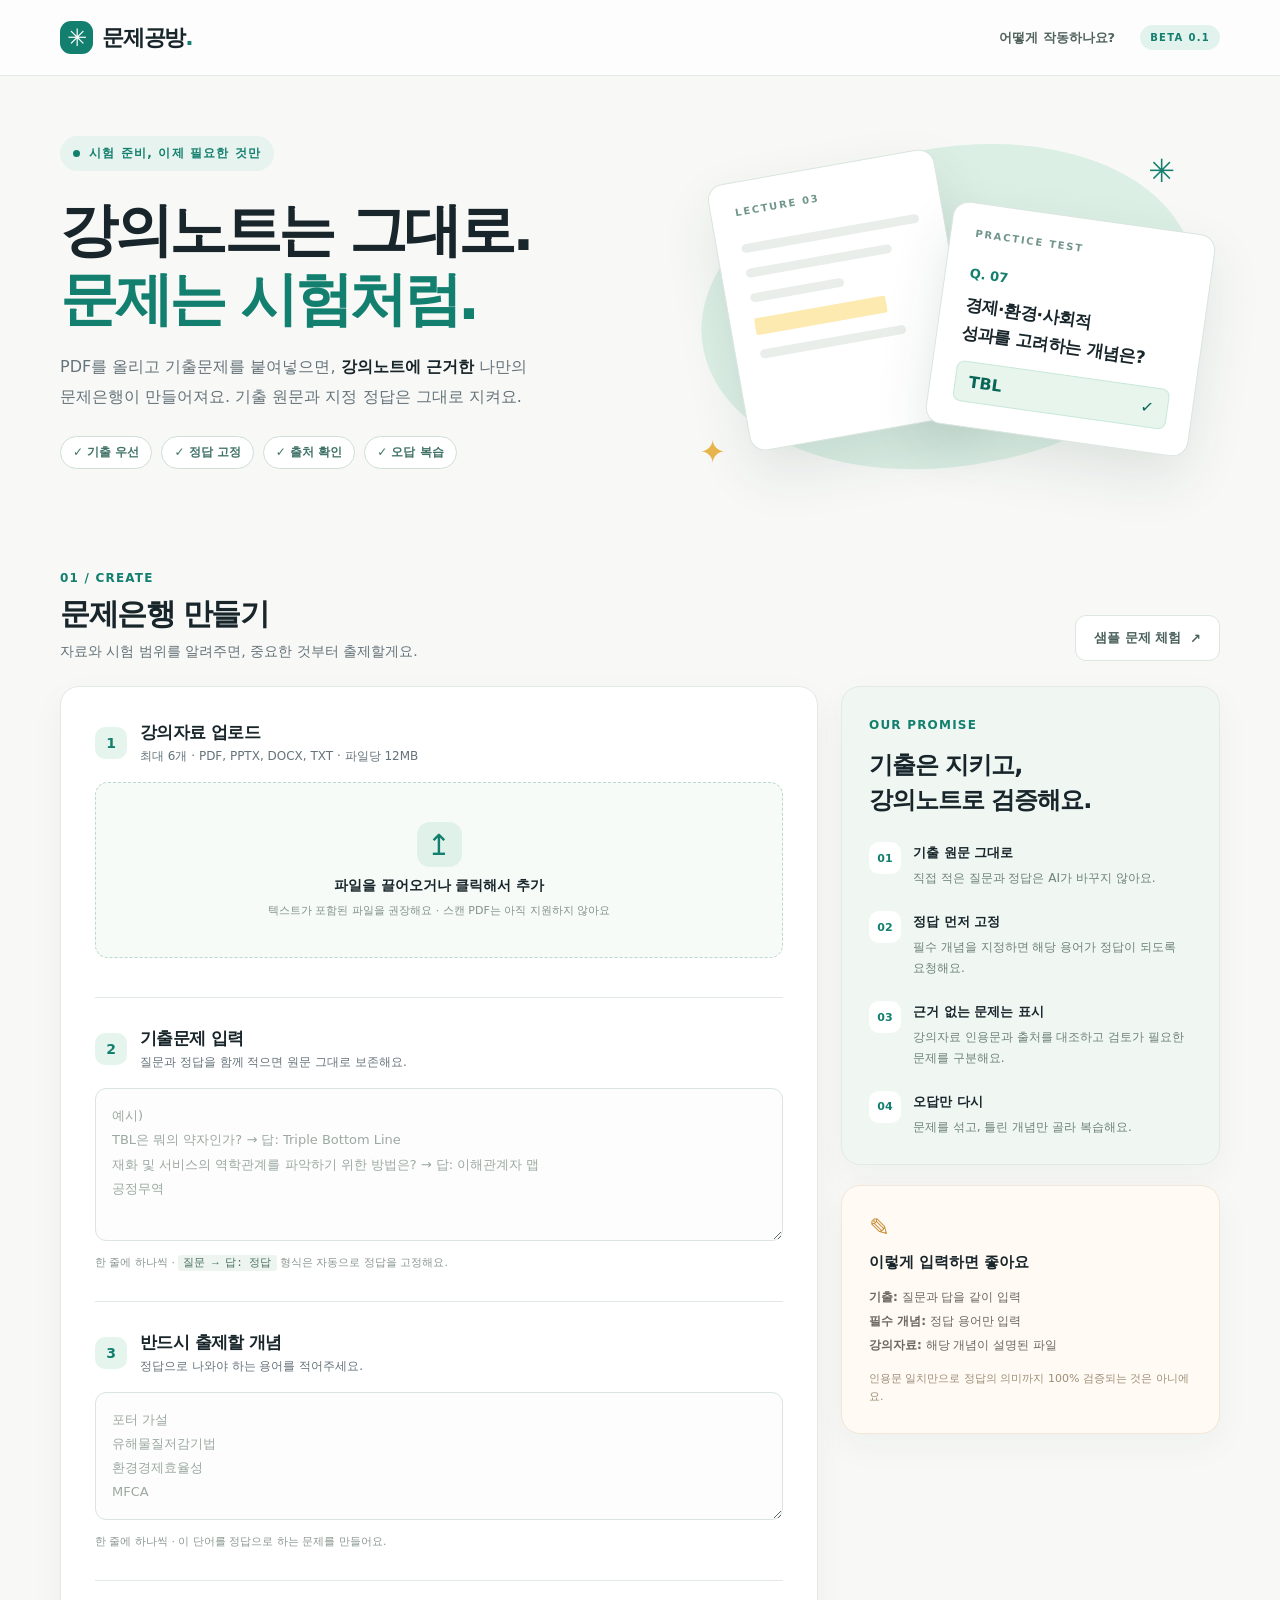
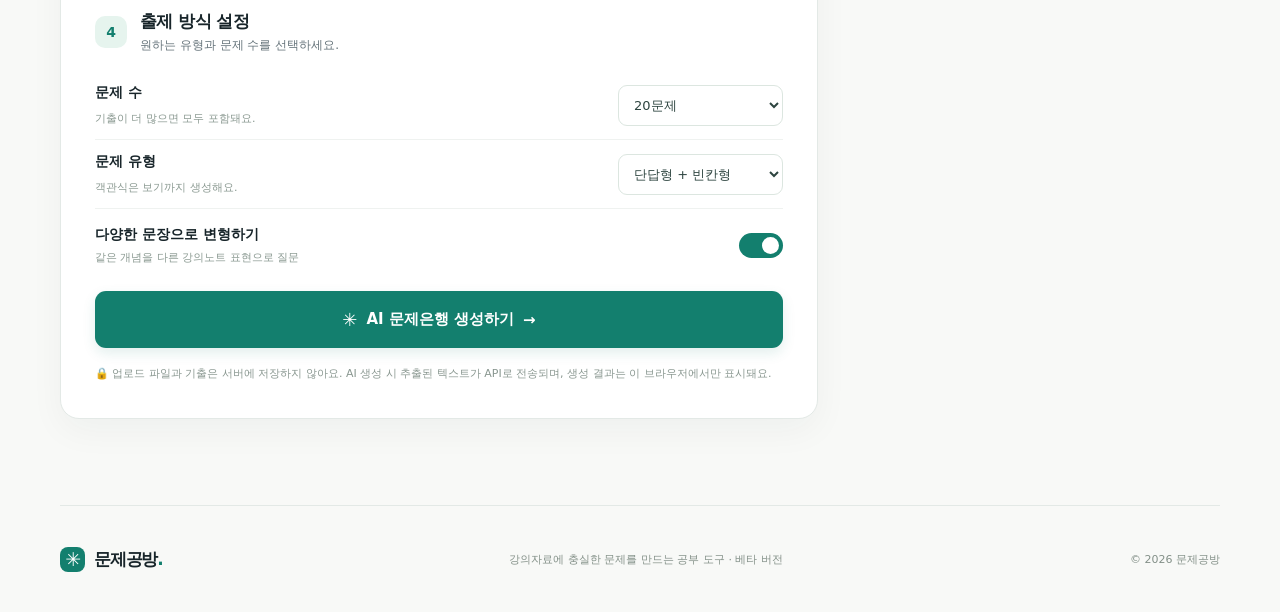
<file: static/index.html>
<!doctype html>
<html lang="ko">
<head>
  <meta charset="utf-8">
  <meta name="viewport" content="width=device-width, initial-scale=1">
  <meta name="theme-color" content="#f8f9f7">
  <meta name="description" content="강의자료와 기출문제로 만드는 나만의 시험 문제은행. 기출 원문은 그대로, 정답은 고정하고 강의노트에서 근거를 확인합니다.">
  <title>문제공방 — 강의노트로 만드는 나만의 시험</title>
  <link rel="stylesheet" href="/static/styles.css">
  <script src="/static/app.js" defer></script>
</head>
<body>
  <header class="topbar">
    <a class="brand" href="/" aria-label="문제공방 홈"><span class="brand-mark">✳</span> 문제공방<span class="brand-dot">.</span></a>
    <nav class="topnav"><a href="#how">어떻게 작동하나요?</a><span class="beta">BETA 0.1</span></nav>
  </header>
  <main>
    <section class="hero container">
      <div class="hero-copy">
        <span class="eyebrow"><span class="eyebrow-dot"></span> 시험 준비, 이제 필요한 것만</span>
        <h1>강의노트는 그대로.<br><em>문제는 시험처럼.</em></h1>
        <p>PDF를 올리고 기출문제를 붙여넣으면, <strong>강의노트에 근거한</strong> 나만의 문제은행이 만들어져요. 기출 원문과 지정 정답은 그대로 지켜요.</p>
        <div class="hero-tags"><span>✓ 기출 우선</span><span>✓ 정답 고정</span><span>✓ 출처 확인</span><span>✓ 오답 복습</span></div>
      </div>
      <div class="hero-art" aria-hidden="true">
        <div class="floating-note note-one"><span class="note-label">LECTURE 03</span><div class="fake-line wide"></div><div class="fake-line"></div><div class="fake-line short"></div><div class="highlight-strip"></div><div class="fake-line"></div></div>
        <div class="floating-note note-two"><span class="note-label">PRACTICE TEST</span><span class="tiny-number">Q. 07</span><div class="note-question">경제·환경·사회적<br>성과를 고려하는 개념은?</div><div class="answer-chip">TBL <span>✓</span></div></div>
        <div class="sparkle sp1">✳</div><div class="sparkle sp2">✦</div>
      </div>
    </section>

    <section class="workspace container" id="create">
      <div class="section-head"><div><span class="section-kicker">01 / CREATE</span><h2>문제은행 만들기</h2><p>자료와 시험 범위를 알려주면, 중요한 것부터 출제할게요.</p></div><button id="demoBtn" class="btn btn-ghost" type="button">샘플 문제 체험 <span aria-hidden="true">↗</span></button></div>
      <div class="setup-grid">
        <form id="generateForm" class="panel form-panel" novalidate>
          <div class="field-header"><div class="step-number">1</div><div><h3>강의자료 업로드</h3><p>최대 6개 · PDF, PPTX, DOCX, TXT · 파일당 12MB</p></div></div>
          <div id="dropZone" class="drop-zone" tabindex="0" role="button" aria-label="강의자료 파일 선택"><div class="upload-icon">↥</div><strong>파일을 끌어오거나 클릭해서 추가</strong><small>텍스트가 포함된 파일을 권장해요 · 스캔 PDF는 아직 지원하지 않아요</small><input type="file" id="fileInput" accept=".pdf,.pptx,.docx,.txt" multiple hidden></div>
          <div id="fileList" class="file-list" aria-live="polite"></div>
          <div class="rule"></div>
          <div class="field-header"><div class="step-number">2</div><div><h3>기출문제 입력</h3><p>질문과 정답을 함께 적으면 원문 그대로 보존해요.</p></div></div>
          <label class="sr-only" for="pastText">기출문제</label>
          <textarea id="pastText" rows="5" placeholder="예시)&#10;TBL은 뭐의 약자인가? → 답: Triple Bottom Line&#10;재화 및 서비스의 역학관계를 파악하기 위한 방법은? → 답: 이해관계자 맵&#10;공정무역"></textarea>
          <div class="input-hint">한 줄에 하나씩 · <code>질문 → 답: 정답</code> 형식은 자동으로 정답을 고정해요.</div>
          <div class="rule"></div>
          <div class="field-header"><div class="step-number">3</div><div><h3>반드시 출제할 개념</h3><p>정답으로 나와야 하는 용어를 적어주세요.</p></div></div>
          <label class="sr-only" for="conceptsText">필수 정답 용어</label>
          <textarea id="conceptsText" rows="4" placeholder="포터 가설&#10;유해물질저감기법&#10;환경경제효율성&#10;MFCA"></textarea>
          <div class="input-hint">한 줄에 하나씩 · 이 단어를 정답으로 하는 문제를 만들어요.</div>
          <div class="rule"></div>
          <div class="field-header"><div class="step-number">4</div><div><h3>출제 방식 설정</h3><p>원하는 유형과 문제 수를 선택하세요.</p></div></div>
          <div class="settings-row"><div><label for="questionCount">문제 수</label><span>기출이 더 많으면 모두 포함돼요.</span></div><select id="questionCount"><option value="10">10문제</option><option value="20" selected>20문제</option><option value="30">30문제</option><option value="40">40문제</option><option value="50">50문제</option></select></div>
          <div class="settings-row"><div><label for="questionStyle">문제 유형</label><span>객관식은 보기까지 생성해요.</span></div><select id="questionStyle"><option value="mixed">단답형 + 빈칸형</option><option value="short">단답형만</option><option value="blank">빈칸형만</option><option value="choice">객관식만</option></select></div>
          <label class="toggle-row"><span class="toggle-copy"><strong>다양한 문장으로 변형하기</strong><small>같은 개념을 다른 강의노트 표현으로 질문</small></span><input id="variants" type="checkbox" checked><span class="switch" aria-hidden="true"></span></label>
          <button id="generateBtn" class="btn btn-primary btn-full" type="submit"><span class="btn-star">✳</span> AI 문제은행 생성하기 <span aria-hidden="true">→</span></button>
          <div id="formStatus" class="form-status" role="status" aria-live="polite"></div>
          <p class="privacy-note">🔒 업로드 파일과 기출은 서버에 저장하지 않아요. AI 생성 시 추출된 텍스트가 API로 전송되며, 생성 결과는 이 브라우저에서만 표시돼요.</p>
        </form>
        <aside class="sidebar">
          <div class="aside-card how-card" id="how"><span class="aside-eyebrow">OUR PROMISE</span><h3>기출은 지키고,<br>강의노트로 검증해요.</h3><div class="promise-list"><div><span class="promise-icon">01</span><div><strong>기출 원문 그대로</strong><p>직접 적은 질문과 정답은 AI가 바꾸지 않아요.</p></div></div><div><span class="promise-icon">02</span><div><strong>정답 먼저 고정</strong><p>필수 개념을 지정하면 해당 용어가 정답이 되도록 요청해요.</p></div></div><div><span class="promise-icon">03</span><div><strong>근거 없는 문제는 표시</strong><p>강의자료 인용문과 출처를 대조하고 검토가 필요한 문제를 구분해요.</p></div></div><div><span class="promise-icon">04</span><div><strong>오답만 다시</strong><p>문제를 섞고, 틀린 개념만 골라 복습해요.</p></div></div></div></div>
          <div class="aside-card tip-card"><span class="tip-symbol">✎</span><strong>이렇게 입력하면 좋아요</strong><p><b>기출:</b> 질문과 답을 같이 입력<br><b>필수 개념:</b> 정답 용어만 입력<br><b>강의자료:</b> 해당 개념이 설명된 파일</p><span class="tip-small">인용문 일치만으로 정답의 의미까지 100% 검증되는 것은 아니에요.</span></div>
        </aside>
      </div>
    </section>

    <section id="quizSection" class="quiz-section container" hidden>
      <div class="quiz-header"><div><span class="section-kicker">02 / PRACTICE</span><h2>나의 문제은행</h2><p id="quizSubtitle">문제를 풀고 정답을 확인해 보세요.</p></div><div class="quiz-actions"><button id="exportBtn" class="btn btn-ghost" type="button">↓ JSON 저장</button><button id="printBtn" class="btn btn-ghost" type="button">⎙ 인쇄</button></div></div>
      <div id="warningBox" class="warning-box" hidden></div>
      <div class="stats"><div><span>전체 문제</span><strong id="totalStat">0</strong></div><div><span>채점 완료</span><strong id="gradedStat">0</strong></div><div><span>정답</span><strong id="correctStat">0</strong></div><div><span>정답률</span><strong id="percentStat">—</strong></div></div>
      <div class="quiz-toolbar"><div class="filter-tabs" role="group" aria-label="문제 필터"><button data-filter="all" class="active" type="button">전체</button><button data-filter="wrong" type="button">오답만</button><button data-filter="pending" type="button">미채점</button></div><div class="toolbar-right"><button id="shuffleBtn" class="btn btn-ghost btn-small" type="button">⤨ 순서 섞기</button><button id="showAllBtn" class="btn btn-ghost btn-small" type="button">정답 모두 보기</button></div></div>
      <div id="questionList" class="question-list"></div>
      <div class="quiz-bottom"><button id="gradeAllBtn" class="btn btn-primary" type="button">입력한 답 전체 채점</button><button id="clearAnswersBtn" class="btn btn-ghost" type="button">답안 초기화</button></div>
      <div class="import-row"><span>이전에 저장한 문제은행이 있나요?</span><label class="import-label" for="importInput">JSON 불러오기 ↗</label><input type="file" id="importInput" accept="application/json,.json" hidden></div>
    </section>
  </main>
  <footer class="footer container"><span class="brand footer-brand"><span class="brand-mark">✳</span> 문제공방<span class="brand-dot">.</span></span><p>강의자료에 충실한 문제를 만드는 공부 도구 · 베타 버전</p><span>© 2026 문제공방</span></footer>
  <div id="toast" class="toast" role="status" aria-live="polite"></div>
</body>
</html>
</file>
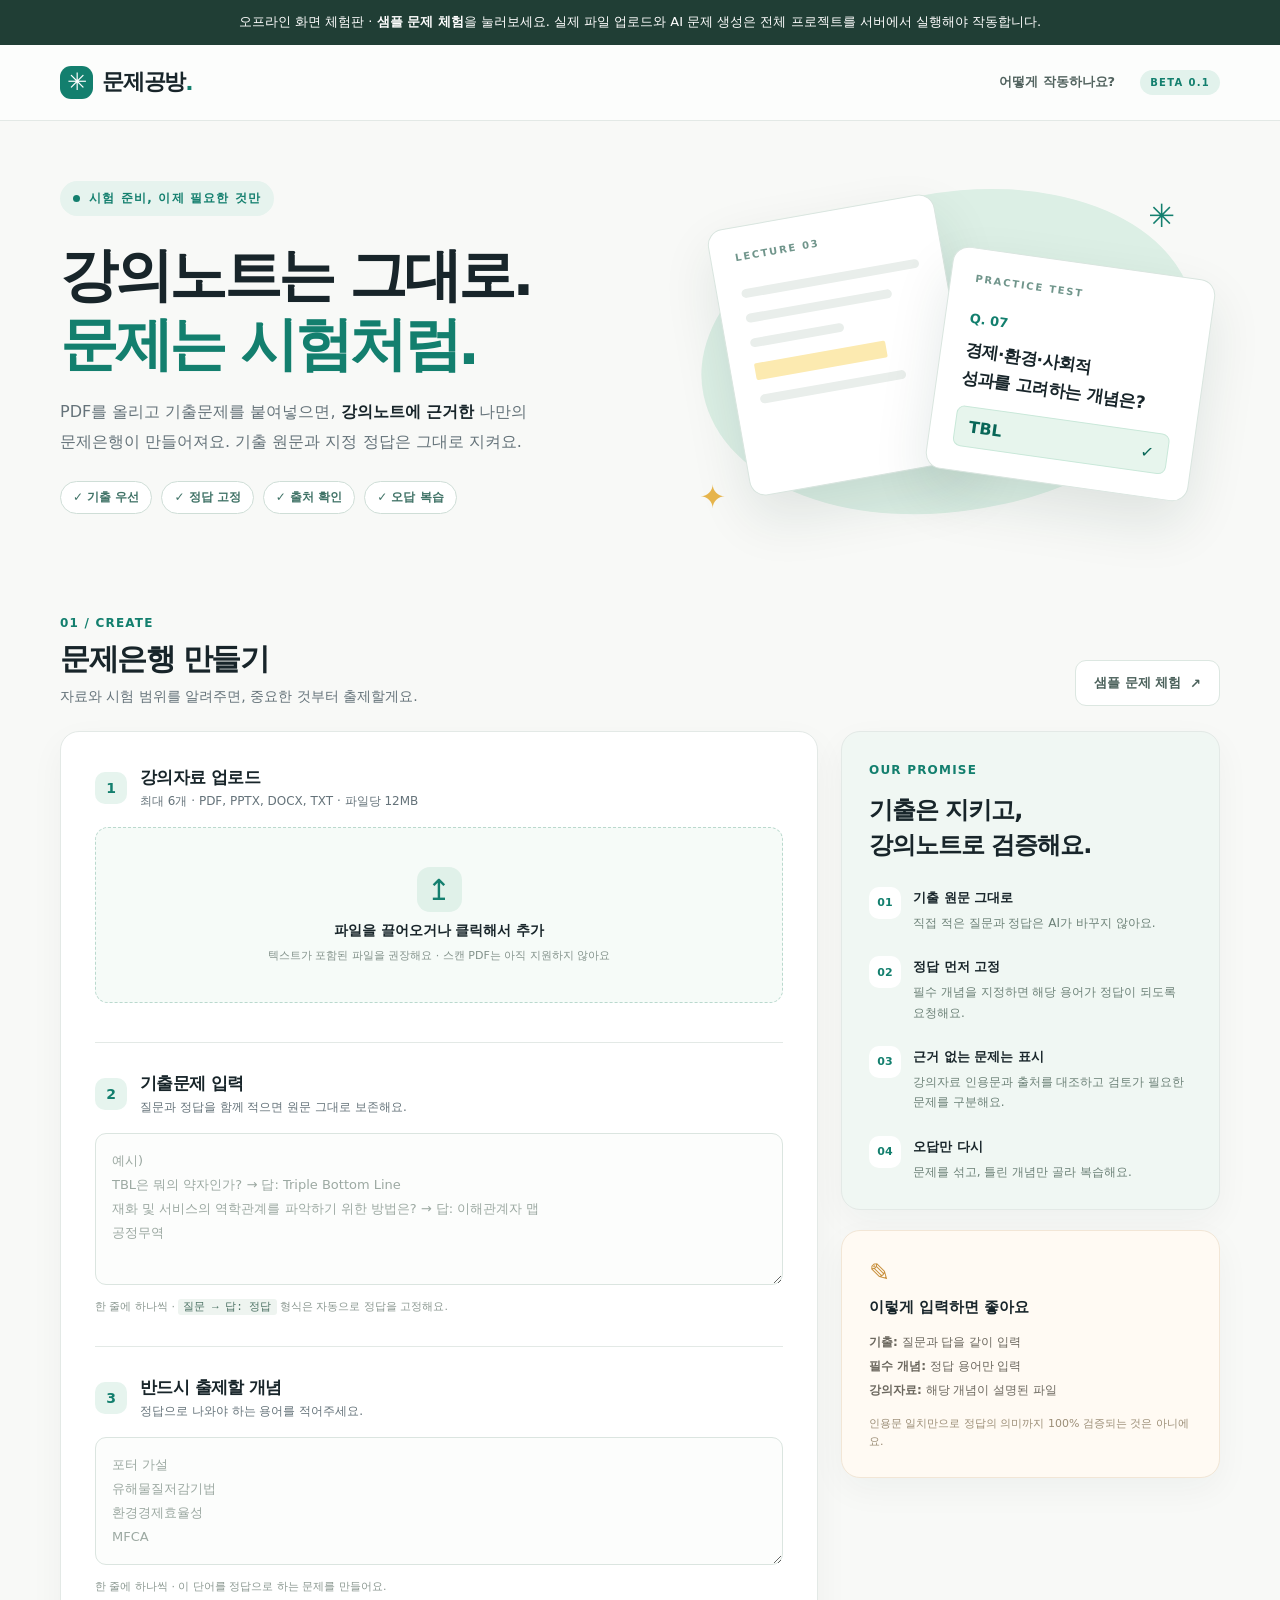
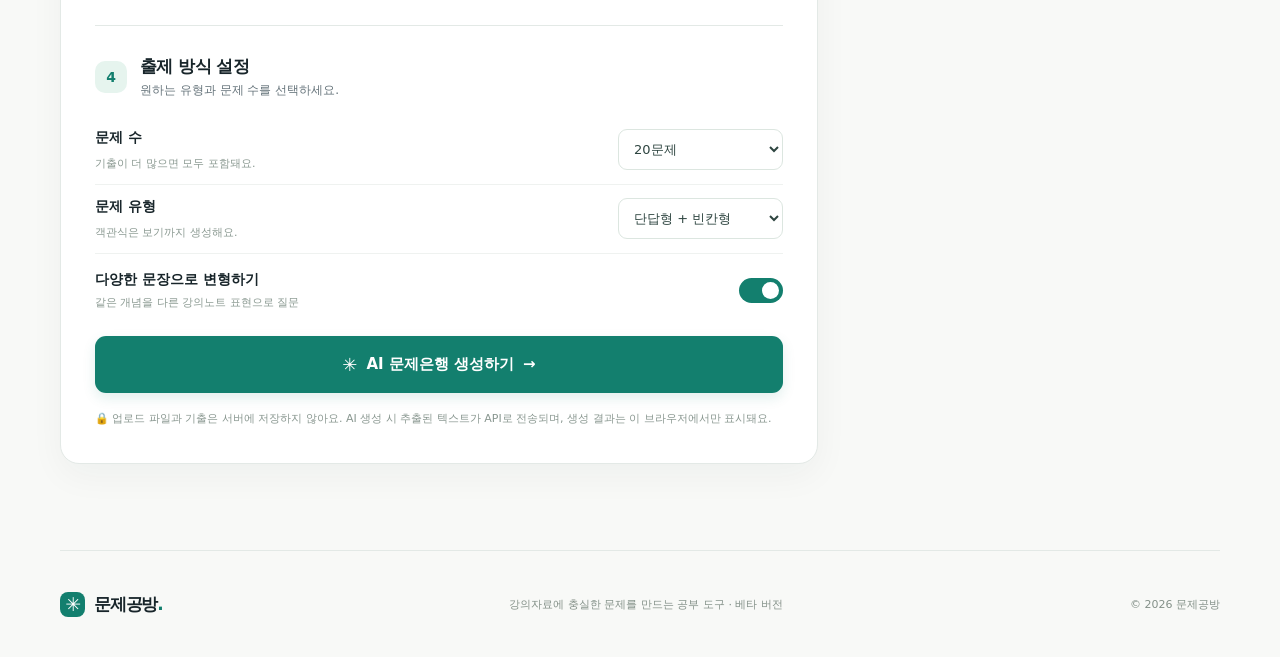
<file: preview_demo.html>
<!doctype html>
<html lang="ko">
<head>
  <meta charset="utf-8">
  <meta name="viewport" content="width=device-width, initial-scale=1">
  <meta name="theme-color" content="#f8f9f7">
  <meta name="description" content="강의자료와 기출문제로 만드는 나만의 시험 문제은행. 기출 원문은 그대로, 정답은 고정하고 강의노트에서 근거를 확인합니다.">
  <title>문제공방 — 강의노트로 만드는 나만의 시험</title>
  <style>
:root{--bg:#f8f9f7;--paper:#fff;--ink:#18252a;--muted:#65737a;--line:#e3e9e6;--mint:#d7eee5;--teal:#137f6e;--teal-dark:#086657;--peach:#fff2e4;--red:#b14c4a;--green:#14836b;--shadow:0 12px 35px rgba(20,43,38,.045)}
*{box-sizing:border-box}html{scroll-behavior:smooth}body{margin:0;background:var(--bg);color:var(--ink);font-family:ui-sans-serif,system-ui,-apple-system,"Apple SD Gothic Neo","Malgun Gothic",sans-serif;-webkit-font-smoothing:antialiased}button,input,textarea,select{font:inherit}button{cursor:pointer}a{color:inherit;text-decoration:none}.container{width:min(1160px,calc(100% - 48px));margin:0 auto}.topbar{height:76px;border-bottom:1px solid var(--line);display:flex;align-items:center;justify-content:space-between;padding:0 max(24px,calc((100% - 1160px)/2));background:rgba(255,255,255,.68)}.brand{display:inline-flex;align-items:center;font-weight:900;letter-spacing:-1.2px;font-size:22px}.brand-mark{background:var(--teal);border-radius:11px;color:#fff;width:33px;height:33px;display:inline-flex;align-items:center;justify-content:center;font-size:24px;margin-right:9px;font-weight:400}.brand-dot{color:var(--teal)}.topnav{display:flex;align-items:center;gap:25px;font-size:13px;font-weight:650;color:#52635f}.topnav a:hover{color:var(--teal)}.beta{font-size:10px;letter-spacing:1.3px;color:var(--teal);background:#e2f2ec;border-radius:50px;padding:7px 10px;font-weight:800}.hero{display:grid;grid-template-columns:1.05fr .95fr;align-items:center;min-height:428px;gap:28px}.hero-copy{padding:60px 0 66px}.eyebrow,.section-kicker,.aside-eyebrow{font-size:12px;letter-spacing:1.2px;font-weight:850;color:var(--teal)}.eyebrow{display:inline-flex;align-items:center;gap:9px;background:#e6f3ee;padding:9px 13px;border-radius:30px}.eyebrow-dot{width:7px;height:7px;background:var(--teal);border-radius:50%}.hero h1{font-size:clamp(38px,4.5vw,62px);line-height:1.2;letter-spacing:-3.5px;margin:25px 0 18px;font-weight:900}.hero h1 em{font-style:normal;color:var(--teal)}.hero-copy>p{font-size:16px;line-height:1.85;color:var(--muted);max-width:510px;word-break:keep-all}.hero-copy>p strong{color:var(--ink)}.hero-tags{display:flex;flex-wrap:wrap;gap:9px;margin-top:25px}.hero-tags span{border:1px solid #cfded7;border-radius:20px;padding:7px 12px;font-size:12px;font-weight:750;color:#407367;background:#fff}.hero-art{height:335px;position:relative;isolation:isolate}.hero-art:before{content:"";position:absolute;inset:10px 22px 6px 18px;background:#dcefe5;border-radius:48% 52% 46% 54%;transform:rotate(-12deg)}.floating-note{position:absolute;background:#fff;border:1px solid #d9e5df;border-radius:16px;box-shadow:0 24px 55px rgba(18,59,48,.11);padding:24px}.note-one{width:230px;height:270px;left:45px;top:27px;transform:rotate(-10deg)}.note-two{width:265px;min-height:216px;right:17px;top:79px;transform:rotate(8deg)}.note-label{display:block;font-size:10px;letter-spacing:1.8px;font-weight:900;color:#70958b;margin-bottom:27px}.fake-line{height:9px;width:82%;background:#e9eeeb;border-radius:20px;margin-bottom:16px}.fake-line.wide{width:100%}.fake-line.short{width:53%}.highlight-strip{height:17px;width:74%;background:#fceab0;border-radius:2px;margin:15px 0}.tiny-number{display:block;font-size:13px;font-weight:800;color:var(--teal);margin-bottom:10px}.note-question{font-size:17px;line-height:1.65;font-weight:800;letter-spacing:-.5px}.answer-chip{display:flex;justify-content:space-between;align-items:center;margin-top:14px;background:#e7f5ed;border:1px solid #c9e8d9;color:var(--teal-dark);padding:10px 13px;border-radius:8px;font-weight:800}.sparkle{position:absolute;color:var(--teal);font-size:32px}.sp1{top:14px;right:45px}.sp2{bottom:2px;left:17px;color:#e6b44b}.workspace{padding:32px 0 86px}.section-head,.quiz-header{display:flex;justify-content:space-between;align-items:end;gap:20px;margin-bottom:25px}.section-head h2,.quiz-header h2{font-size:30px;letter-spacing:-1.5px;margin:8px 0}.section-head p,.quiz-header p{color:var(--muted);font-size:14px;margin:0}.btn{display:inline-flex;justify-content:center;align-items:center;gap:9px;padding:13px 18px;border-radius:11px;border:1px solid transparent;font-size:13px;font-weight:850;transition:transform .15s,background .15s;white-space:nowrap}.btn:hover{transform:translateY(-1px)}.btn-primary{background:var(--teal);color:white;box-shadow:0 5px 13px rgba(19,127,110,.12)}.btn-primary:hover{background:var(--teal-dark)}.btn-ghost{background:#fff;color:#4a605a;border-color:#dce7e1}.btn-ghost:hover{background:#f3faf6}.btn-small{padding:9px 12px;font-size:12px}.btn-full{width:100%;font-size:15px;padding:17px;margin-top:24px}.btn-star{font-size:18px}.setup-grid{display:grid;grid-template-columns:minmax(0,1.7fr) minmax(270px,.85fr);gap:23px;align-items:start}.panel,.aside-card{background:var(--paper);border:1px solid var(--line);border-radius:19px;box-shadow:var(--shadow)}.form-panel{padding:34px}.field-header{display:flex;gap:13px;align-items:center;margin-bottom:17px}.step-number{flex:none;width:32px;height:32px;background:#e6f4ee;color:var(--teal);border-radius:10px;display:grid;place-items:center;font-size:14px;font-weight:900}.field-header h3{font-size:17px;letter-spacing:-.6px;margin:0 0 4px}.field-header p{color:var(--muted);font-size:12px;margin:0}.drop-zone{border:1.5px dashed #bad9ce;border-radius:13px;background:#f6fbf8;min-height:176px;display:flex;flex-direction:column;justify-content:center;align-items:center;text-align:center;padding:20px;gap:8px;cursor:pointer;transition:background .15s,border .15s}.drop-zone:hover,.drop-zone.dragging,.drop-zone:focus-visible{background:#e9f7f0;border-color:var(--teal);outline:none}.upload-icon{font-size:29px;width:45px;height:45px;border-radius:13px;background:#e0f1e9;color:var(--teal);display:grid;place-items:center;margin-bottom:2px}.drop-zone strong{font-size:14px}.drop-zone small{font-size:11px;color:#83928b}.file-list{display:flex;flex-direction:column;gap:7px;margin-top:10px}.file-pill{display:flex;align-items:center;gap:10px;padding:10px 12px;border:1px solid #e2eae6;border-radius:9px;background:#fff;font-size:12px}.file-pill .file-name{overflow:hidden;text-overflow:ellipsis;white-space:nowrap;flex:1}.file-pill .file-size{color:#8b9991}.file-pill button{border:0;background:transparent;font-size:18px;color:#87958e;padding:0 3px}.rule{height:1px;background:var(--line);margin:29px 0}textarea{resize:vertical;width:100%;min-height:112px;border:1px solid #dbe5e0;border-radius:11px;padding:15px 16px;font-size:13px;line-height:1.85;color:var(--ink);outline:none;background:#fcfdfc}textarea:focus,input:focus,select:focus{border-color:var(--teal);box-shadow:0 0 0 3px rgba(19,127,110,.09)}textarea::placeholder{color:#9ca9a2}.input-hint{font-size:11px;color:#8b9891;margin-top:9px;line-height:1.6}.input-hint code{background:#eef4f0;color:#4b7163;border-radius:3px;padding:2px 5px}.settings-row{display:flex;align-items:center;justify-content:space-between;padding:13px 0;border-bottom:1px solid #eff2f0;gap:15px}.settings-row label{display:block;font-size:14px;font-weight:800;margin-bottom:5px}.settings-row span{font-size:11px;color:#8a9991}.settings-row select{min-width:165px;padding:11px;border-radius:9px;border:1px solid #dce6e0;background:white;color:#2e4540;outline:none;font-size:13px}.toggle-row{display:flex;align-items:center;justify-content:space-between;gap:15px;padding:17px 0 2px;cursor:pointer}.toggle-copy strong,.toggle-copy small{display:block}.toggle-copy strong{font-size:14px}.toggle-copy small{font-size:11px;color:#8a9991;margin-top:6px}.toggle-row input{position:absolute;opacity:0;width:1px;height:1px}.switch{position:relative;width:44px;height:25px;background:#cad4ce;border-radius:20px;flex:none;transition:background .2s}.switch:before{content:"";position:absolute;top:4px;left:4px;width:17px;height:17px;background:white;border-radius:50%;transition:transform .2s}.toggle-row input:checked+.switch{background:var(--teal)}.toggle-row input:checked+.switch:before{transform:translateX(19px)}.form-status{margin-top:10px;font-size:13px;line-height:1.7}.form-status.error{color:var(--red)}.form-status.loading{color:var(--teal)}.privacy-note{font-size:11px;line-height:1.8;color:#899790;margin:16px 0 0}.sidebar{display:flex;flex-direction:column;gap:20px}.aside-card{padding:27px}.how-card{background:#f0f7f3}.how-card h3{font-size:24px;line-height:1.45;letter-spacing:-1px;margin:15px 0 24px}.promise-list{display:flex;flex-direction:column;gap:23px}.promise-list>div{display:flex;align-items:start;gap:12px}.promise-icon{display:grid;place-items:center;flex:none;width:32px;height:32px;border-radius:10px;background:white;color:var(--teal);font-size:11px;font-weight:900}.promise-list strong{font-size:13px}.promise-list p{font-size:12px;line-height:1.7;color:#6d8278;margin:6px 0 0;word-break:keep-all}.tip-card{background:#fffaf3;border-color:#f2e6d6}.tip-symbol{display:block;color:#c88e39;font-size:25px;margin-bottom:10px}.tip-card strong{font-size:15px}.tip-card p{font-size:12px;color:#6b675e;line-height:2;margin:13px 0}.tip-small{font-size:11px;color:#9b8d76;line-height:1.6;display:block}.quiz-section{padding:48px 0 96px;border-top:1px solid var(--line)}.quiz-actions{display:flex;gap:9px;flex-wrap:wrap}.warning-box{border:1px solid #f2d7ac;background:#fff7e9;border-radius:12px;color:#806137;padding:14px 18px;font-size:12px;line-height:1.8;margin:0 0 18px;white-space:pre-wrap}.stats{display:grid;grid-template-columns:repeat(4,1fr);gap:12px;margin:0 0 24px}.stats>div{background:#fff;border:1px solid var(--line);border-radius:12px;padding:17px 19px}.stats span{display:block;font-size:12px;color:#8a9992;margin-bottom:7px}.stats strong{font-size:26px;letter-spacing:-1px}.quiz-toolbar{display:flex;justify-content:space-between;align-items:center;gap:15px;margin-bottom:18px}.filter-tabs{display:flex;background:#edf2ef;padding:4px;border-radius:11px}.filter-tabs button{border:0;background:transparent;color:#73847b;border-radius:8px;font-size:12px;font-weight:800;padding:10px 15px}.filter-tabs button.active{background:#fff;color:var(--teal);box-shadow:0 1px 5px rgba(0,0,0,.05)}.toolbar-right{display:flex;gap:8px}.question-list{display:flex;flex-direction:column;gap:12px}.question-card{border:1px solid var(--line);background:#fff;border-radius:15px;padding:25px 27px;box-shadow:var(--shadow)}.question-meta{display:flex;align-items:center;justify-content:space-between;gap:12px;margin-bottom:14px}.q-number{font-size:12px;font-weight:900;color:var(--teal);letter-spacing:.5px}.meta-right{display:flex;gap:7px;flex-wrap:wrap}.chip{font-size:10px;font-weight:850;border-radius:20px;padding:6px 9px;background:#edf3ef;color:#5b7569}.chip.verified{background:#e1f4e9;color:#16815e}.chip.review{background:#fff0d8;color:#a57629}.q-text{font-size:16px;font-weight:750;line-height:1.8;letter-spacing:-.3px;word-break:keep-all;margin:0 0 17px}.answer-line{display:flex;gap:9px}.answer-line input{flex:1;min-width:0;border:1px solid #dce5e0;border-radius:9px;padding:12px 14px;outline:none;font-size:13px}.answer-line .btn{padding:10px 14px}.choices{display:grid;grid-template-columns:repeat(2,minmax(0,1fr));gap:9px;margin:10px 0 15px}.choice{display:flex;align-items:center;gap:9px;border:1px solid #dce5e0;padding:11px;border-radius:9px;font-size:13px;cursor:pointer}.choice:has(input:checked){border-color:var(--teal);background:#eef8f2}.choice input{accent-color:var(--teal)}.question-feedback{font-size:12px;font-weight:800;margin:10px 0 0}.question-feedback.correct{color:var(--green)}.question-feedback.wrong{color:var(--red)}.question-footer{display:flex;align-items:center;gap:13px;flex-wrap:wrap;margin-top:13px}.link-button{background:none;border:0;color:#6d857a;font-size:12px;font-weight:800;padding:0}.link-button:hover{color:var(--teal)}.answer-reveal{background:#f1f8f4;border-radius:9px;padding:15px 16px;margin-top:13px;font-size:13px;line-height:1.8}.answer-reveal strong{color:var(--teal-dark);font-size:15px}.source-detail{margin-top:10px;border-top:1px solid #dce9e1;padding-top:10px;font-size:11px;color:#687c71}.source-detail p{margin:5px 0;white-space:pre-wrap}.quiz-bottom{display:flex;justify-content:center;gap:12px;margin:25px 0}.import-row{display:flex;align-items:center;justify-content:center;gap:12px;color:#839087;font-size:12px;margin-top:32px}.import-label{cursor:pointer;font-weight:850;color:var(--teal)}.empty-state{text-align:center;padding:60px 15px;border:1px dashed #cfded4;border-radius:12px;color:#72847a;background:#fff}.footer{display:flex;align-items:center;justify-content:space-between;gap:20px;padding:35px 0;border-top:1px solid var(--line);font-size:11px;color:#839088}.footer-brand{font-size:17px;color:var(--ink)}.footer-brand .brand-mark{width:25px;height:25px;border-radius:8px;font-size:19px}.toast{position:fixed;bottom:25px;left:50%;transform:translate(-50%,80px);background:#203e35;color:#fff;border-radius:11px;padding:12px 19px;box-shadow:0 12px 30px rgba(0,0,0,.15);opacity:0;transition:.25s;pointer-events:none;font-size:13px;z-index:10}.toast.show{opacity:1;transform:translate(-50%,0)}.sr-only{position:absolute;width:1px;height:1px;padding:0;margin:-1px;overflow:hidden;clip:rect(0,0,0,0);white-space:nowrap;border:0}[hidden]{display:none!important}
@media(max-width:900px){.hero{grid-template-columns:1fr;min-height:0}.hero-copy{padding:55px 0 10px}.hero-art{display:none}.setup-grid{grid-template-columns:1fr}.sidebar{display:grid;grid-template-columns:1fr 1fr}.hero h1{letter-spacing:-2px}.workspace{padding-top:20px}}
@media(max-width:620px){.container{width:calc(100% - 32px)}.topbar{height:65px;padding:0 16px}.topnav a{display:none}.hero-copy{padding:46px 0 30px}.hero h1{font-size:40px;letter-spacing:-2px}.hero-copy>p{font-size:14px}.section-head,.quiz-header{align-items:start;flex-direction:column}.setup-grid{gap:15px}.form-panel{padding:22px 17px}.sidebar{grid-template-columns:1fr}.stats{grid-template-columns:repeat(2,1fr)}.quiz-toolbar{flex-direction:column;align-items:stretch}.toolbar-right{justify-content:space-between}.question-card{padding:19px 16px}.choices{grid-template-columns:1fr}.question-meta{align-items:start}.answer-line{flex-wrap:wrap}.answer-line input{flex-basis:100%}.answer-line .btn{width:100%}.footer{flex-wrap:wrap}.footer p{order:3;width:100%}.quiz-bottom{flex-direction:column}.quiz-bottom button{width:100%}.import-row{flex-wrap:wrap}}
@media print{.topbar,.hero,.workspace,.footer,.quiz-toolbar,.quiz-actions,.quiz-bottom,.import-row,.answer-line button,.question-footer,.form-status{display:none!important}body{background:#fff}.quiz-section{display:block!important;border:0;padding:0}.question-card{break-inside:avoid;box-shadow:none;padding:15px;border-color:#ddd}.answer-line input{border:0;border-bottom:1px solid #bbb;border-radius:0}.question-feedback{display:none}.quiz-header{margin-bottom:20px}}

</style>
  
</head>
<body>
<div style="background:#203e35;color:white;padding:12px 18px;text-align:center;font-size:13px;line-height:1.6">오프라인 화면 체험판 · <strong>샘플 문제 체험</strong>을 눌러보세요. 실제 파일 업로드와 AI 문제 생성은 전체 프로젝트를 서버에서 실행해야 작동합니다.</div>
  <header class="topbar">
    <a class="brand" href="/" aria-label="문제공방 홈"><span class="brand-mark">✳</span> 문제공방<span class="brand-dot">.</span></a>
    <nav class="topnav"><a href="#how">어떻게 작동하나요?</a><span class="beta">BETA 0.1</span></nav>
  </header>
  <main>
    <section class="hero container">
      <div class="hero-copy">
        <span class="eyebrow"><span class="eyebrow-dot"></span> 시험 준비, 이제 필요한 것만</span>
        <h1>강의노트는 그대로.<br><em>문제는 시험처럼.</em></h1>
        <p>PDF를 올리고 기출문제를 붙여넣으면, <strong>강의노트에 근거한</strong> 나만의 문제은행이 만들어져요. 기출 원문과 지정 정답은 그대로 지켜요.</p>
        <div class="hero-tags"><span>✓ 기출 우선</span><span>✓ 정답 고정</span><span>✓ 출처 확인</span><span>✓ 오답 복습</span></div>
      </div>
      <div class="hero-art" aria-hidden="true">
        <div class="floating-note note-one"><span class="note-label">LECTURE 03</span><div class="fake-line wide"></div><div class="fake-line"></div><div class="fake-line short"></div><div class="highlight-strip"></div><div class="fake-line"></div></div>
        <div class="floating-note note-two"><span class="note-label">PRACTICE TEST</span><span class="tiny-number">Q. 07</span><div class="note-question">경제·환경·사회적<br>성과를 고려하는 개념은?</div><div class="answer-chip">TBL <span>✓</span></div></div>
        <div class="sparkle sp1">✳</div><div class="sparkle sp2">✦</div>
      </div>
    </section>

    <section class="workspace container" id="create">
      <div class="section-head"><div><span class="section-kicker">01 / CREATE</span><h2>문제은행 만들기</h2><p>자료와 시험 범위를 알려주면, 중요한 것부터 출제할게요.</p></div><button id="demoBtn" class="btn btn-ghost" type="button">샘플 문제 체험 <span aria-hidden="true">↗</span></button></div>
      <div class="setup-grid">
        <form id="generateForm" class="panel form-panel" novalidate>
          <div class="field-header"><div class="step-number">1</div><div><h3>강의자료 업로드</h3><p>최대 6개 · PDF, PPTX, DOCX, TXT · 파일당 12MB</p></div></div>
          <div id="dropZone" class="drop-zone" tabindex="0" role="button" aria-label="강의자료 파일 선택"><div class="upload-icon">↥</div><strong>파일을 끌어오거나 클릭해서 추가</strong><small>텍스트가 포함된 파일을 권장해요 · 스캔 PDF는 아직 지원하지 않아요</small><input type="file" id="fileInput" accept=".pdf,.pptx,.docx,.txt" multiple hidden></div>
          <div id="fileList" class="file-list" aria-live="polite"></div>
          <div class="rule"></div>
          <div class="field-header"><div class="step-number">2</div><div><h3>기출문제 입력</h3><p>질문과 정답을 함께 적으면 원문 그대로 보존해요.</p></div></div>
          <label class="sr-only" for="pastText">기출문제</label>
          <textarea id="pastText" rows="5" placeholder="예시)&#10;TBL은 뭐의 약자인가? → 답: Triple Bottom Line&#10;재화 및 서비스의 역학관계를 파악하기 위한 방법은? → 답: 이해관계자 맵&#10;공정무역"></textarea>
          <div class="input-hint">한 줄에 하나씩 · <code>질문 → 답: 정답</code> 형식은 자동으로 정답을 고정해요.</div>
          <div class="rule"></div>
          <div class="field-header"><div class="step-number">3</div><div><h3>반드시 출제할 개념</h3><p>정답으로 나와야 하는 용어를 적어주세요.</p></div></div>
          <label class="sr-only" for="conceptsText">필수 정답 용어</label>
          <textarea id="conceptsText" rows="4" placeholder="포터 가설&#10;유해물질저감기법&#10;환경경제효율성&#10;MFCA"></textarea>
          <div class="input-hint">한 줄에 하나씩 · 이 단어를 정답으로 하는 문제를 만들어요.</div>
          <div class="rule"></div>
          <div class="field-header"><div class="step-number">4</div><div><h3>출제 방식 설정</h3><p>원하는 유형과 문제 수를 선택하세요.</p></div></div>
          <div class="settings-row"><div><label for="questionCount">문제 수</label><span>기출이 더 많으면 모두 포함돼요.</span></div><select id="questionCount"><option value="10">10문제</option><option value="20" selected>20문제</option><option value="30">30문제</option><option value="40">40문제</option><option value="50">50문제</option></select></div>
          <div class="settings-row"><div><label for="questionStyle">문제 유형</label><span>객관식은 보기까지 생성해요.</span></div><select id="questionStyle"><option value="mixed">단답형 + 빈칸형</option><option value="short">단답형만</option><option value="blank">빈칸형만</option><option value="choice">객관식만</option></select></div>
          <label class="toggle-row"><span class="toggle-copy"><strong>다양한 문장으로 변형하기</strong><small>같은 개념을 다른 강의노트 표현으로 질문</small></span><input id="variants" type="checkbox" checked><span class="switch" aria-hidden="true"></span></label>
          <button id="generateBtn" class="btn btn-primary btn-full" type="submit"><span class="btn-star">✳</span> AI 문제은행 생성하기 <span aria-hidden="true">→</span></button>
          <div id="formStatus" class="form-status" role="status" aria-live="polite"></div>
          <p class="privacy-note">🔒 업로드 파일과 기출은 서버에 저장하지 않아요. AI 생성 시 추출된 텍스트가 API로 전송되며, 생성 결과는 이 브라우저에서만 표시돼요.</p>
        </form>
        <aside class="sidebar">
          <div class="aside-card how-card" id="how"><span class="aside-eyebrow">OUR PROMISE</span><h3>기출은 지키고,<br>강의노트로 검증해요.</h3><div class="promise-list"><div><span class="promise-icon">01</span><div><strong>기출 원문 그대로</strong><p>직접 적은 질문과 정답은 AI가 바꾸지 않아요.</p></div></div><div><span class="promise-icon">02</span><div><strong>정답 먼저 고정</strong><p>필수 개념을 지정하면 해당 용어가 정답이 되도록 요청해요.</p></div></div><div><span class="promise-icon">03</span><div><strong>근거 없는 문제는 표시</strong><p>강의자료 인용문과 출처를 대조하고 검토가 필요한 문제를 구분해요.</p></div></div><div><span class="promise-icon">04</span><div><strong>오답만 다시</strong><p>문제를 섞고, 틀린 개념만 골라 복습해요.</p></div></div></div></div>
          <div class="aside-card tip-card"><span class="tip-symbol">✎</span><strong>이렇게 입력하면 좋아요</strong><p><b>기출:</b> 질문과 답을 같이 입력<br><b>필수 개념:</b> 정답 용어만 입력<br><b>강의자료:</b> 해당 개념이 설명된 파일</p><span class="tip-small">인용문 일치만으로 정답의 의미까지 100% 검증되는 것은 아니에요.</span></div>
        </aside>
      </div>
    </section>

    <section id="quizSection" class="quiz-section container" hidden>
      <div class="quiz-header"><div><span class="section-kicker">02 / PRACTICE</span><h2>나의 문제은행</h2><p id="quizSubtitle">문제를 풀고 정답을 확인해 보세요.</p></div><div class="quiz-actions"><button id="exportBtn" class="btn btn-ghost" type="button">↓ JSON 저장</button><button id="printBtn" class="btn btn-ghost" type="button">⎙ 인쇄</button></div></div>
      <div id="warningBox" class="warning-box" hidden></div>
      <div class="stats"><div><span>전체 문제</span><strong id="totalStat">0</strong></div><div><span>채점 완료</span><strong id="gradedStat">0</strong></div><div><span>정답</span><strong id="correctStat">0</strong></div><div><span>정답률</span><strong id="percentStat">—</strong></div></div>
      <div class="quiz-toolbar"><div class="filter-tabs" role="group" aria-label="문제 필터"><button data-filter="all" class="active" type="button">전체</button><button data-filter="wrong" type="button">오답만</button><button data-filter="pending" type="button">미채점</button></div><div class="toolbar-right"><button id="shuffleBtn" class="btn btn-ghost btn-small" type="button">⤨ 순서 섞기</button><button id="showAllBtn" class="btn btn-ghost btn-small" type="button">정답 모두 보기</button></div></div>
      <div id="questionList" class="question-list"></div>
      <div class="quiz-bottom"><button id="gradeAllBtn" class="btn btn-primary" type="button">입력한 답 전체 채점</button><button id="clearAnswersBtn" class="btn btn-ghost" type="button">답안 초기화</button></div>
      <div class="import-row"><span>이전에 저장한 문제은행이 있나요?</span><label class="import-label" for="importInput">JSON 불러오기 ↗</label><input type="file" id="importInput" accept="application/json,.json" hidden></div>
    </section>
  </main>
  <footer class="footer container"><span class="brand footer-brand"><span class="brand-mark">✳</span> 문제공방<span class="brand-dot">.</span></span><p>강의자료에 충실한 문제를 만드는 공부 도구 · 베타 버전</p><span>© 2026 문제공방</span></footer>
  <div id="toast" class="toast" role="status" aria-live="polite"></div>
<script>
"use strict";

const $ = (id) => document.getElementById(id);
const state = {
  files: [], questions: [], answers: {}, graded: {}, revealed: {},
  filter: "all", warnings: [], showAll: false,
};

function node(tag, className, text) {
  const n = document.createElement(tag);
  if (className) n.className = className;
  if (text !== undefined) n.textContent = text;
  return n;
}
function toast(message) {
  const t = $("toast");
  t.textContent = message;
  t.classList.add("show");
  clearTimeout(toast.timer);
  toast.timer = setTimeout(() => t.classList.remove("show"), 2800);
}
function formatBytes(bytes) {
  return bytes < 1024 * 1024 ? `${Math.ceil(bytes / 1024)}KB` : `${(bytes / 1024 / 1024).toFixed(1)}MB`;
}
function addFiles(items) {
  const accepted = [".pdf", ".pptx", ".docx", ".txt"];
  for (const f of Array.from(items)) {
    const ext = "." + (f.name.split(".").pop() || "").toLowerCase();
    if (!accepted.includes(ext)) { toast(`${f.name}: 지원하지 않는 형식이에요.`); continue; }
    if (f.size > 12 * 1024 * 1024) { toast(`${f.name}: 12MB 이하만 가능해요.`); continue; }
    if (state.files.length >= 6) { toast("파일은 최대 6개까지 가능해요."); break; }
    if (state.files.some(x => x.name === f.name && x.size === f.size)) continue;
    state.files.push(f);
  }
  renderFiles();
}
function renderFiles() {
  const list = $("fileList");
  list.replaceChildren();
  state.files.forEach((f, i) => {
    const row = node("div", "file-pill");
    row.append(node("span", "", "▤"), node("span", "file-name", f.name), node("span", "file-size", formatBytes(f.size)));
    const del = node("button", "", "×");
    del.type = "button";
    del.setAttribute("aria-label", `${f.name} 삭제`);
    del.addEventListener("click", () => { state.files.splice(i, 1); renderFiles(); });
    row.append(del);
    list.append(row);
  });
}

const dropZone = $("dropZone");
dropZone.addEventListener("click", () => $("fileInput").click());
dropZone.addEventListener("keydown", e => { if (e.key === "Enter" || e.key === " ") { e.preventDefault(); $("fileInput").click(); } });
$("fileInput").addEventListener("change", e => { addFiles(e.target.files); e.target.value = ""; });
for (const event of ["dragenter", "dragover"]) dropZone.addEventListener(event, e => { e.preventDefault(); dropZone.classList.add("dragging"); });
for (const event of ["dragleave", "drop"]) dropZone.addEventListener(event, e => { e.preventDefault(); dropZone.classList.remove("dragging"); });
dropZone.addEventListener("drop", e => addFiles(e.dataTransfer.files));

function setStatus(message, kind = "") {
  $("formStatus").textContent = message;
  $("formStatus").className = "form-status " + kind;
}

$("generateForm").addEventListener("submit", async e => {
  e.preventDefault();
  if (!state.files.length && !$("pastText").value.trim()) {
    setStatus("강의자료 또는 정답이 포함된 기출문제를 입력해 주세요.", "error");
    return;
  }
  const form = new FormData();
  state.files.forEach(f => form.append("files", f, f.name));
  form.append("past_text", $("pastText").value);
  form.append("concepts_text", $("conceptsText").value);
  form.append("count", $("questionCount").value);
  form.append("question_style", $("questionStyle").value);
  form.append("variants", $("variants").checked ? "true" : "false");
  const btn = $("generateBtn");
  btn.disabled = true;
  btn.textContent = "강의노트를 읽고 문제를 만들고 있어요…";
  setStatus("강의자료에서 문장을 추출하고, 기출과 정답을 대조하는 중이에요. 최대 1~2분 걸릴 수 있어요.", "loading");
  try {
    const response = await fetch("/api/generate", { method: "POST", body: form });
    const result = await response.json();
    if (!response.ok) throw new Error(result.detail || "문제를 생성하지 못했어요.");
    loadBank(result.questions || [], result.warnings || [], "AI 생성 문제은행");
    setStatus(`${result.questions.length}문제가 준비됐어요. 아래에서 바로 풀어보세요.`);
  } catch (err) {
    setStatus(err.message || "오류가 발생했어요.", "error");
  } finally {
    btn.disabled = false;
    btn.replaceChildren(node("span", "btn-star", "✳"), document.createTextNode(" AI 문제은행 생성하기 →"));
  }
});

const demo = [
  {question:"TBL은 뭐의 약자인가?",answer:"Triple Bottom Line",alternatives:[],kind:"short",options:[],priority:"past",source_label:"데모 · 기출 입력",evidence:"",verified:false,verification_note:"데모용 예시입니다."},
  {question:"2030년까지 이행하는 국제사회 공동목표의 주 목표와 세부목표 개수를 쓰시오.",answer:"17개, 169개",alternatives:["17,169"],kind:"short",options:[],priority:"extra",source_label:"데모 · 예시 강의노트",evidence:"17개 목표와 169개 세부목표",verified:false,verification_note:"데모용 예시입니다."},
  {question:"제품의 설계 단계에서 환경영향을 최소화하는 방법은 (   )이다.",answer:"친환경설계",alternatives:["DfE"],kind:"blank",options:[],priority:"keyword",source_label:"데모 · 예시 강의노트",evidence:"제품 설계 단계에서 환경영향을 최소화",verified:false,verification_note:"데모용 예시입니다."},
  {question:"기업의 사회적 책임을 뜻하는 약자는?",answer:"CSR",alternatives:[],kind:"short",options:[],priority:"extra",source_label:"데모 · 예시 강의노트",evidence:"기업의 사회적 책임",verified:false,verification_note:"데모용 예시입니다."},
  {question:"기업의 사회적 책임을 경제적·법적·윤리적·자선적 책임으로 구분한 모형은?",answer:"캐롤의 4가지 책임모형",alternatives:["캐롤 모형"],kind:"choice",options:["포터 가설","캐롤의 4가지 책임모형","지속가능성과곡선","이해관계자 맵"],priority:"extra",source_label:"데모 · 예시 강의노트",evidence:"경제적·법적·윤리적·자선적 책임",verified:false,verification_note:"데모용 예시입니다."},
];
$("demoBtn").addEventListener("click", () => loadBank(demo, ["샘플 문제은행입니다. 실제 강의자료 분석이나 AI 생성은 수행하지 않았어요."], "샘플 문제은행"));

function loadBank(questions, warnings = [], subtitle = "나의 문제은행") {
  if (!Array.isArray(questions) || !questions.length) { toast("생성된 문제가 없어요. 강의자료와 필수 개념을 확인해 주세요."); return; }
  state.questions = questions.map((q, i) => ({ ...q, _id: i }));
  state.answers = {}; state.graded = {}; state.revealed = {}; state.filter = "all"; state.showAll = false;
  state.warnings = warnings;
  $("quizSubtitle").textContent = subtitle + " · 정답 확인 후 출처를 비교해 보세요.";
  $("quizSection").hidden = false;
  $("showAllBtn").textContent = "정답 모두 보기";
  setFilter("all");
  $("quizSection").scrollIntoView({ behavior: "smooth", block: "start" });
  toast(`${questions.length}문제 준비 완료!`);
}

function clean(s) {
  return String(s ?? "").normalize("NFKC").toLowerCase().replace(/[\s·,，.()\-\/_→]/g, "");
}
function isCorrect(id) {
  const q = state.questions.find(x => x._id === id);
  const ans = clean(state.answers[id]);
  if (!ans || !q) return false;
  return [q.answer, ...(q.alternatives || [])].some(v => clean(v) === ans);
}
function markQuestion(id) {
  const v = (state.answers[id] || "").trim();
  if (!v) { toast("먼저 정답을 입력해 주세요."); return; }
  state.graded[id] = isCorrect(id) ? "correct" : "wrong";
  rerender();
}
function rerender() {
  const y = window.scrollY;
  renderQuiz();
  window.scrollTo({top:y,behavior:"instant"});
}
function stats() {
  const graded = Object.keys(state.graded).length;
  const right = Object.values(state.graded).filter(v => v === "correct" || v === "manual").length;
  $("totalStat").textContent = state.questions.length;
  $("gradedStat").textContent = graded;
  $("correctStat").textContent = right;
  $("percentStat").textContent = graded ? `${Math.round(right / graded * 100)}%` : "—";
}
function renderQuiz() {
  stats();
  const warningBox = $("warningBox");
  warningBox.hidden = !state.warnings.length;
  warningBox.textContent = state.warnings.join("\n");
  document.querySelectorAll("[data-filter]").forEach(btn => btn.classList.toggle("active", btn.dataset.filter === state.filter));
  const list = $("questionList");
  list.replaceChildren();
  const visible = state.questions.filter(q => state.filter === "all" || (state.filter === "wrong" && state.graded[q._id] === "wrong") || (state.filter === "pending" && !state.graded[q._id]));
  if (!visible.length) { list.append(node("div", "empty-state", state.filter === "wrong" ? "틀린 문제가 없어요. 잘하고 있어요!" : "해당하는 문제가 없어요.")); return; }
  visible.forEach(q => {
    const id = q._id;
    const card = node("article", "question-card");
    const meta = node("div", "question-meta");
    meta.append(node("span", "q-number", `QUESTION ${String(state.questions.indexOf(q) + 1).padStart(2, "0")}`));
    const tags = node("div", "meta-right");
    if (q.priority === "past") tags.append(node("span", "chip", "기출 원문"));
    if (q.priority === "keyword") tags.append(node("span", "chip", "필수 개념"));
    tags.append(node("span", q.verified ? "chip verified" : "chip review", q.verified ? "인용문 확인" : "검토 필요"));
    meta.append(tags); card.append(meta);
    card.append(node("p", "q-text", q.question));
    const line = node("div", "answer-line");
    if (q.kind === "choice" && Array.isArray(q.options) && q.options.length === 4) {
      const choices = node("div", "choices");
      q.options.forEach((option, i) => {
        const label = node("label", "choice");
        const radio = node("input"); radio.type = "radio"; radio.name = `choice-${id}`; radio.value = option;
        radio.checked = state.answers[id] === option;
        radio.addEventListener("change", () => { state.answers[id] = option; delete state.graded[id]; stats(); });
        label.append(radio, node("span", "", `${i+1}. ${option}`)); choices.append(label);
      });
      card.append(choices);
    } else {
      const input = node("input"); input.type = "text"; input.placeholder = "정답을 입력해 보세요";
      input.value = state.answers[id] || ""; input.setAttribute("aria-label", `문제 ${id+1} 정답`);
      input.addEventListener("input", e => { state.answers[id] = e.target.value; delete state.graded[id]; stats(); });
      input.addEventListener("keydown", e => { if (e.key === "Enter") { e.preventDefault(); markQuestion(id); } });
      line.append(input);
    }
    const check = node("button", "btn btn-ghost btn-small", "채점"); check.type = "button";
    check.addEventListener("click", () => markQuestion(id));
    line.append(check); card.append(line);
    if (state.graded[id]) {
      const ok = state.graded[id] !== "wrong";
      card.append(node("p", `question-feedback ${ok ? "correct" : "wrong"}`, ok ? "✓ 정답으로 표시했어요" : "✕ 정답을 다시 확인해 보세요"));
    }
    const footer = node("div", "question-footer");
    const toggle = node("button", "link-button", state.revealed[id] || state.showAll ? "정답 숨기기 ↑" : "정답 확인 ↓");
    toggle.type = "button";
    toggle.addEventListener("click", () => { state.revealed[id] = !(state.revealed[id] || state.showAll); state.showAll = false; rerender(); });
    footer.append(toggle);
    if (state.graded[id] === "wrong") {
      const manual = node("button", "link-button", "내 답도 정답으로 인정");
      manual.type = "button"; manual.addEventListener("click", () => { state.graded[id] = "manual"; rerender(); });
      footer.append(manual);
    }
    card.append(footer);
    if (state.revealed[id] || state.showAll) {
      const answer = node("div", "answer-reveal");
      answer.append(node("span", "", "정답  "), node("strong", "", q.answer));
      const source = node("div", "source-detail");
      source.append(node("div", "", `출처: ${q.source_label || "출처 미확인"}`));
      if (q.evidence) source.append(node("p", "", `인용: “${q.evidence}”`));
      if (q.verification_note) source.append(node("p", "", q.verification_note));
      answer.append(source); card.append(answer);
    }
    list.append(card);
  });
}
function setFilter(v) { state.filter = v; renderQuiz(); }
document.querySelectorAll("[data-filter]").forEach(btn => btn.addEventListener("click", () => setFilter(btn.dataset.filter)));
$("gradeAllBtn").addEventListener("click", () => {
  let count = 0;
  state.questions.forEach(q => { const id = q._id; if ((state.answers[id] || "").trim()) { state.graded[id] = isCorrect(id) ? "correct" : "wrong"; count++; } });
  rerender(); toast(`${count}개 답안을 채점했어요.`);
});
$("clearAnswersBtn").addEventListener("click", () => {
  if (!confirm("모든 답안과 채점 결과를 초기화할까요? 문제는 유지돼요.")) return;
  state.answers = {}; state.graded = {}; state.revealed = {}; state.showAll = false; setFilter("all");
});
$("shuffleBtn").addEventListener("click", () => {
  const a = state.questions;
  for (let i = a.length-1; i > 0; i--) { const j = Math.floor(Math.random()*(i+1)); [a[i],a[j]] = [a[j],a[i]]; }
  state.answers = {}; state.graded = {}; state.revealed = {}; state.showAll = false;
  setFilter("all"); toast("순서를 섞고 답안을 초기화했어요.");
});
$("showAllBtn").addEventListener("click", () => {
  state.showAll = !state.showAll;
  state.revealed = {};
  $("showAllBtn").textContent = state.showAll ? "정답 모두 숨기기" : "정답 모두 보기";
  rerender();
});
$("exportBtn").addEventListener("click", () => {
  const data = JSON.stringify({format:"munjegongbang-v1",exported_at:new Date().toISOString(),questions:state.questions.map(({_id,...q})=>q)},null,2);
  const url = URL.createObjectURL(new Blob([data],{type:"application/json"}));
  const link = document.createElement("a"); link.href = url; link.download = `문제공방_${new Date().toISOString().slice(0,10)}.json`; link.click();
  setTimeout(()=>URL.revokeObjectURL(url),1000);
});
$("printBtn").addEventListener("click", () => window.print());
$("importInput").addEventListener("change", async e => {
  const file = e.target.files[0];
  if (!file) return;
  if (file.size > 2 * 1024 * 1024) { toast("JSON 파일은 2MB 이하만 가능해요."); return; }
  try {
    const data = JSON.parse(await file.text());
    if (data.format !== "munjegongbang-v1" || !Array.isArray(data.questions) || !data.questions.length || data.questions.length > 200) throw new Error("문제공방 JSON 형식이 아니에요.");
    const valid = data.questions.every(q => typeof q.question === "string" && typeof q.answer === "string" && q.question.length < 1200 && q.answer.length < 300);
    if (!valid) throw new Error("일부 문항 형식이 올바르지 않아요.");
    loadBank(data.questions, [], "불러온 문제은행");
  } catch (err) { toast(err.message || "파일을 읽지 못했어요."); }
  e.target.value = "";
});

</script>
</body>
</html>
</file>
<file: static/styles.css>
:root{--bg:#f8f9f7;--paper:#fff;--ink:#18252a;--muted:#65737a;--line:#e3e9e6;--mint:#d7eee5;--teal:#137f6e;--teal-dark:#086657;--peach:#fff2e4;--red:#b14c4a;--green:#14836b;--shadow:0 12px 35px rgba(20,43,38,.045)}
*{box-sizing:border-box}html{scroll-behavior:smooth}body{margin:0;background:var(--bg);color:var(--ink);font-family:ui-sans-serif,system-ui,-apple-system,"Apple SD Gothic Neo","Malgun Gothic",sans-serif;-webkit-font-smoothing:antialiased}button,input,textarea,select{font:inherit}button{cursor:pointer}a{color:inherit;text-decoration:none}.container{width:min(1160px,calc(100% - 48px));margin:0 auto}.topbar{height:76px;border-bottom:1px solid var(--line);display:flex;align-items:center;justify-content:space-between;padding:0 max(24px,calc((100% - 1160px)/2));background:rgba(255,255,255,.68)}.brand{display:inline-flex;align-items:center;font-weight:900;letter-spacing:-1.2px;font-size:22px}.brand-mark{background:var(--teal);border-radius:11px;color:#fff;width:33px;height:33px;display:inline-flex;align-items:center;justify-content:center;font-size:24px;margin-right:9px;font-weight:400}.brand-dot{color:var(--teal)}.topnav{display:flex;align-items:center;gap:25px;font-size:13px;font-weight:650;color:#52635f}.topnav a:hover{color:var(--teal)}.beta{font-size:10px;letter-spacing:1.3px;color:var(--teal);background:#e2f2ec;border-radius:50px;padding:7px 10px;font-weight:800}.hero{display:grid;grid-template-columns:1.05fr .95fr;align-items:center;min-height:428px;gap:28px}.hero-copy{padding:60px 0 66px}.eyebrow,.section-kicker,.aside-eyebrow{font-size:12px;letter-spacing:1.2px;font-weight:850;color:var(--teal)}.eyebrow{display:inline-flex;align-items:center;gap:9px;background:#e6f3ee;padding:9px 13px;border-radius:30px}.eyebrow-dot{width:7px;height:7px;background:var(--teal);border-radius:50%}.hero h1{font-size:clamp(38px,4.5vw,62px);line-height:1.2;letter-spacing:-3.5px;margin:25px 0 18px;font-weight:900}.hero h1 em{font-style:normal;color:var(--teal)}.hero-copy>p{font-size:16px;line-height:1.85;color:var(--muted);max-width:510px;word-break:keep-all}.hero-copy>p strong{color:var(--ink)}.hero-tags{display:flex;flex-wrap:wrap;gap:9px;margin-top:25px}.hero-tags span{border:1px solid #cfded7;border-radius:20px;padding:7px 12px;font-size:12px;font-weight:750;color:#407367;background:#fff}.hero-art{height:335px;position:relative;isolation:isolate}.hero-art:before{content:"";position:absolute;inset:10px 22px 6px 18px;background:#dcefe5;border-radius:48% 52% 46% 54%;transform:rotate(-12deg)}.floating-note{position:absolute;background:#fff;border:1px solid #d9e5df;border-radius:16px;box-shadow:0 24px 55px rgba(18,59,48,.11);padding:24px}.note-one{width:230px;height:270px;left:45px;top:27px;transform:rotate(-10deg)}.note-two{width:265px;min-height:216px;right:17px;top:79px;transform:rotate(8deg)}.note-label{display:block;font-size:10px;letter-spacing:1.8px;font-weight:900;color:#70958b;margin-bottom:27px}.fake-line{height:9px;width:82%;background:#e9eeeb;border-radius:20px;margin-bottom:16px}.fake-line.wide{width:100%}.fake-line.short{width:53%}.highlight-strip{height:17px;width:74%;background:#fceab0;border-radius:2px;margin:15px 0}.tiny-number{display:block;font-size:13px;font-weight:800;color:var(--teal);margin-bottom:10px}.note-question{font-size:17px;line-height:1.65;font-weight:800;letter-spacing:-.5px}.answer-chip{display:flex;justify-content:space-between;align-items:center;margin-top:14px;background:#e7f5ed;border:1px solid #c9e8d9;color:var(--teal-dark);padding:10px 13px;border-radius:8px;font-weight:800}.sparkle{position:absolute;color:var(--teal);font-size:32px}.sp1{top:14px;right:45px}.sp2{bottom:2px;left:17px;color:#e6b44b}.workspace{padding:32px 0 86px}.section-head,.quiz-header{display:flex;justify-content:space-between;align-items:end;gap:20px;margin-bottom:25px}.section-head h2,.quiz-header h2{font-size:30px;letter-spacing:-1.5px;margin:8px 0}.section-head p,.quiz-header p{color:var(--muted);font-size:14px;margin:0}.btn{display:inline-flex;justify-content:center;align-items:center;gap:9px;padding:13px 18px;border-radius:11px;border:1px solid transparent;font-size:13px;font-weight:850;transition:transform .15s,background .15s;white-space:nowrap}.btn:hover{transform:translateY(-1px)}.btn-primary{background:var(--teal);color:white;box-shadow:0 5px 13px rgba(19,127,110,.12)}.btn-primary:hover{background:var(--teal-dark)}.btn-ghost{background:#fff;color:#4a605a;border-color:#dce7e1}.btn-ghost:hover{background:#f3faf6}.btn-small{padding:9px 12px;font-size:12px}.btn-full{width:100%;font-size:15px;padding:17px;margin-top:24px}.btn-star{font-size:18px}.setup-grid{display:grid;grid-template-columns:minmax(0,1.7fr) minmax(270px,.85fr);gap:23px;align-items:start}.panel,.aside-card{background:var(--paper);border:1px solid var(--line);border-radius:19px;box-shadow:var(--shadow)}.form-panel{padding:34px}.field-header{display:flex;gap:13px;align-items:center;margin-bottom:17px}.step-number{flex:none;width:32px;height:32px;background:#e6f4ee;color:var(--teal);border-radius:10px;display:grid;place-items:center;font-size:14px;font-weight:900}.field-header h3{font-size:17px;letter-spacing:-.6px;margin:0 0 4px}.field-header p{color:var(--muted);font-size:12px;margin:0}.drop-zone{border:1.5px dashed #bad9ce;border-radius:13px;background:#f6fbf8;min-height:176px;display:flex;flex-direction:column;justify-content:center;align-items:center;text-align:center;padding:20px;gap:8px;cursor:pointer;transition:background .15s,border .15s}.drop-zone:hover,.drop-zone.dragging,.drop-zone:focus-visible{background:#e9f7f0;border-color:var(--teal);outline:none}.upload-icon{font-size:29px;width:45px;height:45px;border-radius:13px;background:#e0f1e9;color:var(--teal);display:grid;place-items:center;margin-bottom:2px}.drop-zone strong{font-size:14px}.drop-zone small{font-size:11px;color:#83928b}.file-list{display:flex;flex-direction:column;gap:7px;margin-top:10px}.file-pill{display:flex;align-items:center;gap:10px;padding:10px 12px;border:1px solid #e2eae6;border-radius:9px;background:#fff;font-size:12px}.file-pill .file-name{overflow:hidden;text-overflow:ellipsis;white-space:nowrap;flex:1}.file-pill .file-size{color:#8b9991}.file-pill button{border:0;background:transparent;font-size:18px;color:#87958e;padding:0 3px}.rule{height:1px;background:var(--line);margin:29px 0}textarea{resize:vertical;width:100%;min-height:112px;border:1px solid #dbe5e0;border-radius:11px;padding:15px 16px;font-size:13px;line-height:1.85;color:var(--ink);outline:none;background:#fcfdfc}textarea:focus,input:focus,select:focus{border-color:var(--teal);box-shadow:0 0 0 3px rgba(19,127,110,.09)}textarea::placeholder{color:#9ca9a2}.input-hint{font-size:11px;color:#8b9891;margin-top:9px;line-height:1.6}.input-hint code{background:#eef4f0;color:#4b7163;border-radius:3px;padding:2px 5px}.settings-row{display:flex;align-items:center;justify-content:space-between;padding:13px 0;border-bottom:1px solid #eff2f0;gap:15px}.settings-row label{display:block;font-size:14px;font-weight:800;margin-bottom:5px}.settings-row span{font-size:11px;color:#8a9991}.settings-row select{min-width:165px;padding:11px;border-radius:9px;border:1px solid #dce6e0;background:white;color:#2e4540;outline:none;font-size:13px}.toggle-row{display:flex;align-items:center;justify-content:space-between;gap:15px;padding:17px 0 2px;cursor:pointer}.toggle-copy strong,.toggle-copy small{display:block}.toggle-copy strong{font-size:14px}.toggle-copy small{font-size:11px;color:#8a9991;margin-top:6px}.toggle-row input{position:absolute;opacity:0;width:1px;height:1px}.switch{position:relative;width:44px;height:25px;background:#cad4ce;border-radius:20px;flex:none;transition:background .2s}.switch:before{content:"";position:absolute;top:4px;left:4px;width:17px;height:17px;background:white;border-radius:50%;transition:transform .2s}.toggle-row input:checked+.switch{background:var(--teal)}.toggle-row input:checked+.switch:before{transform:translateX(19px)}.form-status{margin-top:10px;font-size:13px;line-height:1.7}.form-status.error{color:var(--red)}.form-status.loading{color:var(--teal)}.privacy-note{font-size:11px;line-height:1.8;color:#899790;margin:16px 0 0}.sidebar{display:flex;flex-direction:column;gap:20px}.aside-card{padding:27px}.how-card{background:#f0f7f3}.how-card h3{font-size:24px;line-height:1.45;letter-spacing:-1px;margin:15px 0 24px}.promise-list{display:flex;flex-direction:column;gap:23px}.promise-list>div{display:flex;align-items:start;gap:12px}.promise-icon{display:grid;place-items:center;flex:none;width:32px;height:32px;border-radius:10px;background:white;color:var(--teal);font-size:11px;font-weight:900}.promise-list strong{font-size:13px}.promise-list p{font-size:12px;line-height:1.7;color:#6d8278;margin:6px 0 0;word-break:keep-all}.tip-card{background:#fffaf3;border-color:#f2e6d6}.tip-symbol{display:block;color:#c88e39;font-size:25px;margin-bottom:10px}.tip-card strong{font-size:15px}.tip-card p{font-size:12px;color:#6b675e;line-height:2;margin:13px 0}.tip-small{font-size:11px;color:#9b8d76;line-height:1.6;display:block}.quiz-section{padding:48px 0 96px;border-top:1px solid var(--line)}.quiz-actions{display:flex;gap:9px;flex-wrap:wrap}.warning-box{border:1px solid #f2d7ac;background:#fff7e9;border-radius:12px;color:#806137;padding:14px 18px;font-size:12px;line-height:1.8;margin:0 0 18px;white-space:pre-wrap}.stats{display:grid;grid-template-columns:repeat(4,1fr);gap:12px;margin:0 0 24px}.stats>div{background:#fff;border:1px solid var(--line);border-radius:12px;padding:17px 19px}.stats span{display:block;font-size:12px;color:#8a9992;margin-bottom:7px}.stats strong{font-size:26px;letter-spacing:-1px}.quiz-toolbar{display:flex;justify-content:space-between;align-items:center;gap:15px;margin-bottom:18px}.filter-tabs{display:flex;background:#edf2ef;padding:4px;border-radius:11px}.filter-tabs button{border:0;background:transparent;color:#73847b;border-radius:8px;font-size:12px;font-weight:800;padding:10px 15px}.filter-tabs button.active{background:#fff;color:var(--teal);box-shadow:0 1px 5px rgba(0,0,0,.05)}.toolbar-right{display:flex;gap:8px}.question-list{display:flex;flex-direction:column;gap:12px}.question-card{border:1px solid var(--line);background:#fff;border-radius:15px;padding:25px 27px;box-shadow:var(--shadow)}.question-meta{display:flex;align-items:center;justify-content:space-between;gap:12px;margin-bottom:14px}.q-number{font-size:12px;font-weight:900;color:var(--teal);letter-spacing:.5px}.meta-right{display:flex;gap:7px;flex-wrap:wrap}.chip{font-size:10px;font-weight:850;border-radius:20px;padding:6px 9px;background:#edf3ef;color:#5b7569}.chip.verified{background:#e1f4e9;color:#16815e}.chip.review{background:#fff0d8;color:#a57629}.q-text{font-size:16px;font-weight:750;line-height:1.8;letter-spacing:-.3px;word-break:keep-all;margin:0 0 17px}.answer-line{display:flex;gap:9px}.answer-line input{flex:1;min-width:0;border:1px solid #dce5e0;border-radius:9px;padding:12px 14px;outline:none;font-size:13px}.answer-line .btn{padding:10px 14px}.choices{display:grid;grid-template-columns:repeat(2,minmax(0,1fr));gap:9px;margin:10px 0 15px}.choice{display:flex;align-items:center;gap:9px;border:1px solid #dce5e0;padding:11px;border-radius:9px;font-size:13px;cursor:pointer}.choice:has(input:checked){border-color:var(--teal);background:#eef8f2}.choice input{accent-color:var(--teal)}.question-feedback{font-size:12px;font-weight:800;margin:10px 0 0}.question-feedback.correct{color:var(--green)}.question-feedback.wrong{color:var(--red)}.question-footer{display:flex;align-items:center;gap:13px;flex-wrap:wrap;margin-top:13px}.link-button{background:none;border:0;color:#6d857a;font-size:12px;font-weight:800;padding:0}.link-button:hover{color:var(--teal)}.answer-reveal{background:#f1f8f4;border-radius:9px;padding:15px 16px;margin-top:13px;font-size:13px;line-height:1.8}.answer-reveal strong{color:var(--teal-dark);font-size:15px}.source-detail{margin-top:10px;border-top:1px solid #dce9e1;padding-top:10px;font-size:11px;color:#687c71}.source-detail p{margin:5px 0;white-space:pre-wrap}.quiz-bottom{display:flex;justify-content:center;gap:12px;margin:25px 0}.import-row{display:flex;align-items:center;justify-content:center;gap:12px;color:#839087;font-size:12px;margin-top:32px}.import-label{cursor:pointer;font-weight:850;color:var(--teal)}.empty-state{text-align:center;padding:60px 15px;border:1px dashed #cfded4;border-radius:12px;color:#72847a;background:#fff}.footer{display:flex;align-items:center;justify-content:space-between;gap:20px;padding:35px 0;border-top:1px solid var(--line);font-size:11px;color:#839088}.footer-brand{font-size:17px;color:var(--ink)}.footer-brand .brand-mark{width:25px;height:25px;border-radius:8px;font-size:19px}.toast{position:fixed;bottom:25px;left:50%;transform:translate(-50%,80px);background:#203e35;color:#fff;border-radius:11px;padding:12px 19px;box-shadow:0 12px 30px rgba(0,0,0,.15);opacity:0;transition:.25s;pointer-events:none;font-size:13px;z-index:10}.toast.show{opacity:1;transform:translate(-50%,0)}.sr-only{position:absolute;width:1px;height:1px;padding:0;margin:-1px;overflow:hidden;clip:rect(0,0,0,0);white-space:nowrap;border:0}[hidden]{display:none!important}
@media(max-width:900px){.hero{grid-template-columns:1fr;min-height:0}.hero-copy{padding:55px 0 10px}.hero-art{display:none}.setup-grid{grid-template-columns:1fr}.sidebar{display:grid;grid-template-columns:1fr 1fr}.hero h1{letter-spacing:-2px}.workspace{padding-top:20px}}
@media(max-width:620px){.container{width:calc(100% - 32px)}.topbar{height:65px;padding:0 16px}.topnav a{display:none}.hero-copy{padding:46px 0 30px}.hero h1{font-size:40px;letter-spacing:-2px}.hero-copy>p{font-size:14px}.section-head,.quiz-header{align-items:start;flex-direction:column}.setup-grid{gap:15px}.form-panel{padding:22px 17px}.sidebar{grid-template-columns:1fr}.stats{grid-template-columns:repeat(2,1fr)}.quiz-toolbar{flex-direction:column;align-items:stretch}.toolbar-right{justify-content:space-between}.question-card{padding:19px 16px}.choices{grid-template-columns:1fr}.question-meta{align-items:start}.answer-line{flex-wrap:wrap}.answer-line input{flex-basis:100%}.answer-line .btn{width:100%}.footer{flex-wrap:wrap}.footer p{order:3;width:100%}.quiz-bottom{flex-direction:column}.quiz-bottom button{width:100%}.import-row{flex-wrap:wrap}}
@media print{.topbar,.hero,.workspace,.footer,.quiz-toolbar,.quiz-actions,.quiz-bottom,.import-row,.answer-line button,.question-footer,.form-status{display:none!important}body{background:#fff}.quiz-section{display:block!important;border:0;padding:0}.question-card{break-inside:avoid;box-shadow:none;padding:15px;border-color:#ddd}.answer-line input{border:0;border-bottom:1px solid #bbb;border-radius:0}.question-feedback{display:none}.quiz-header{margin-bottom:20px}}
</file>
